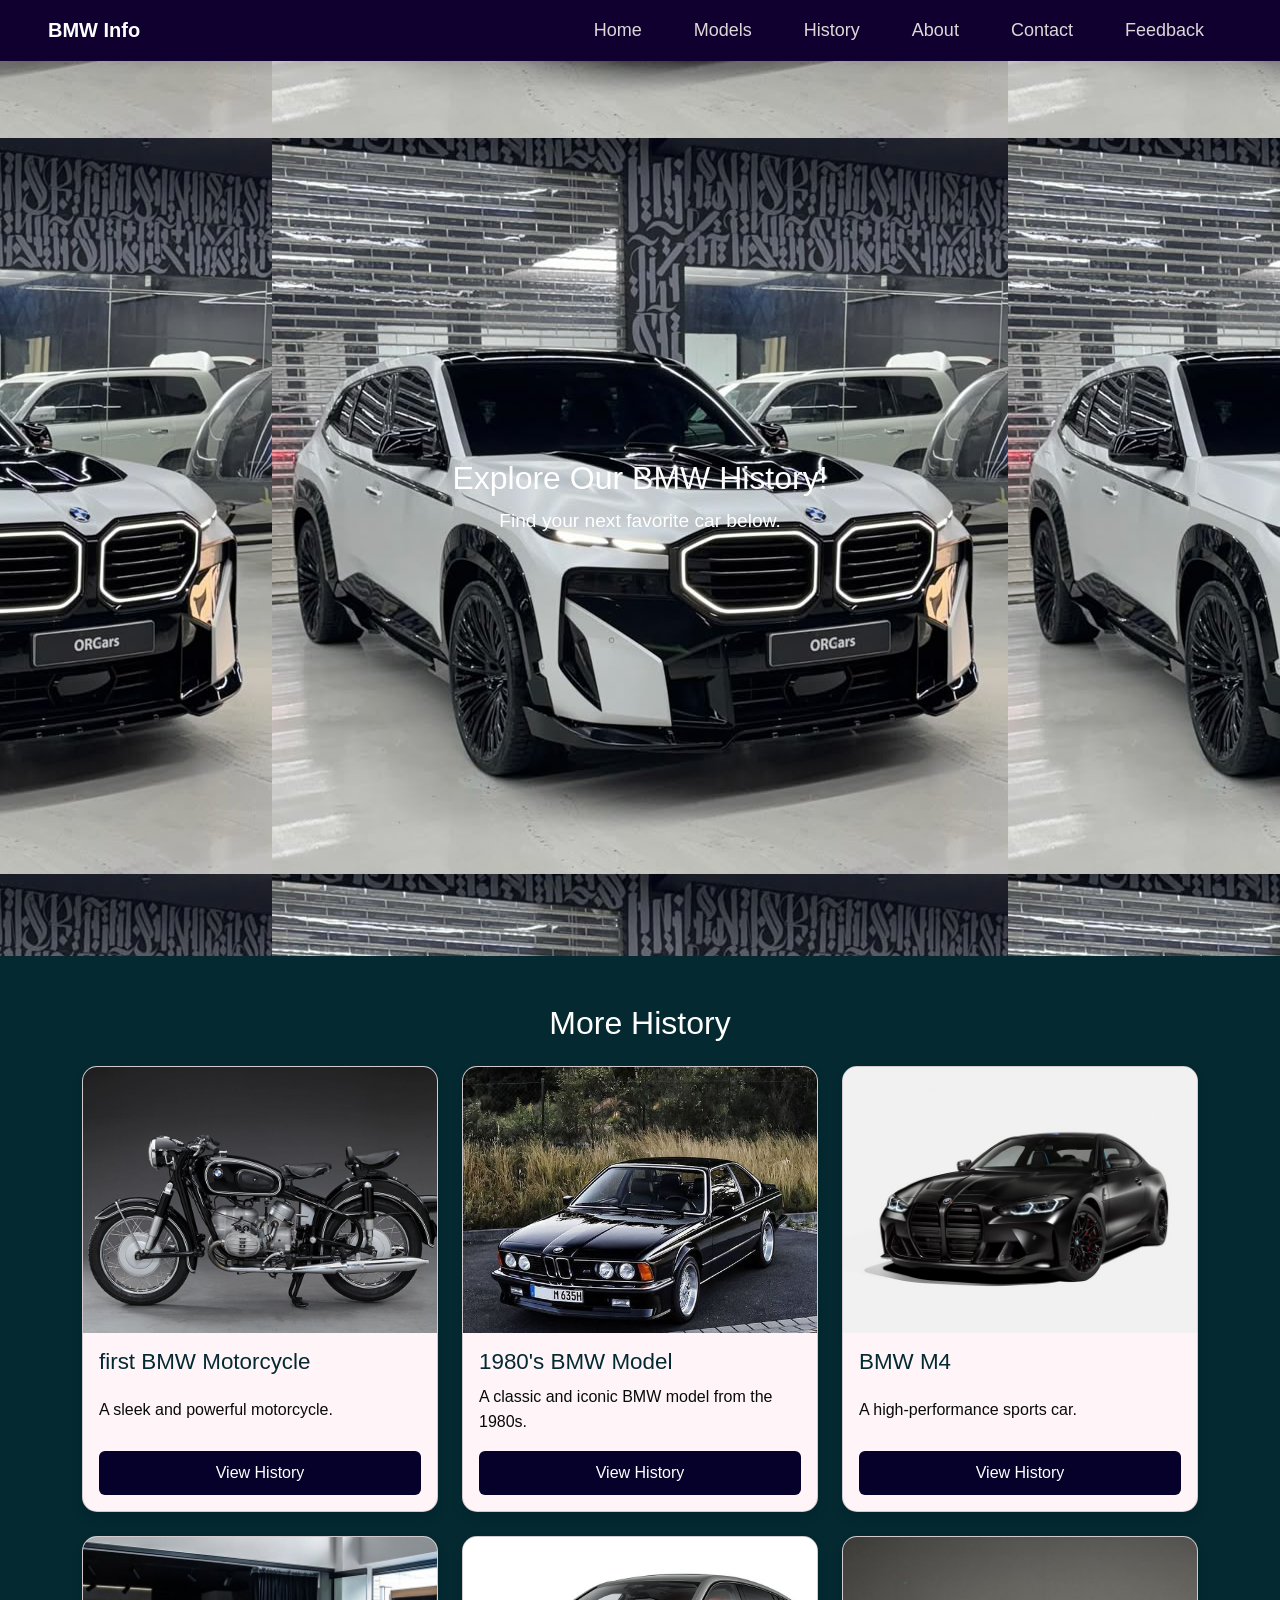
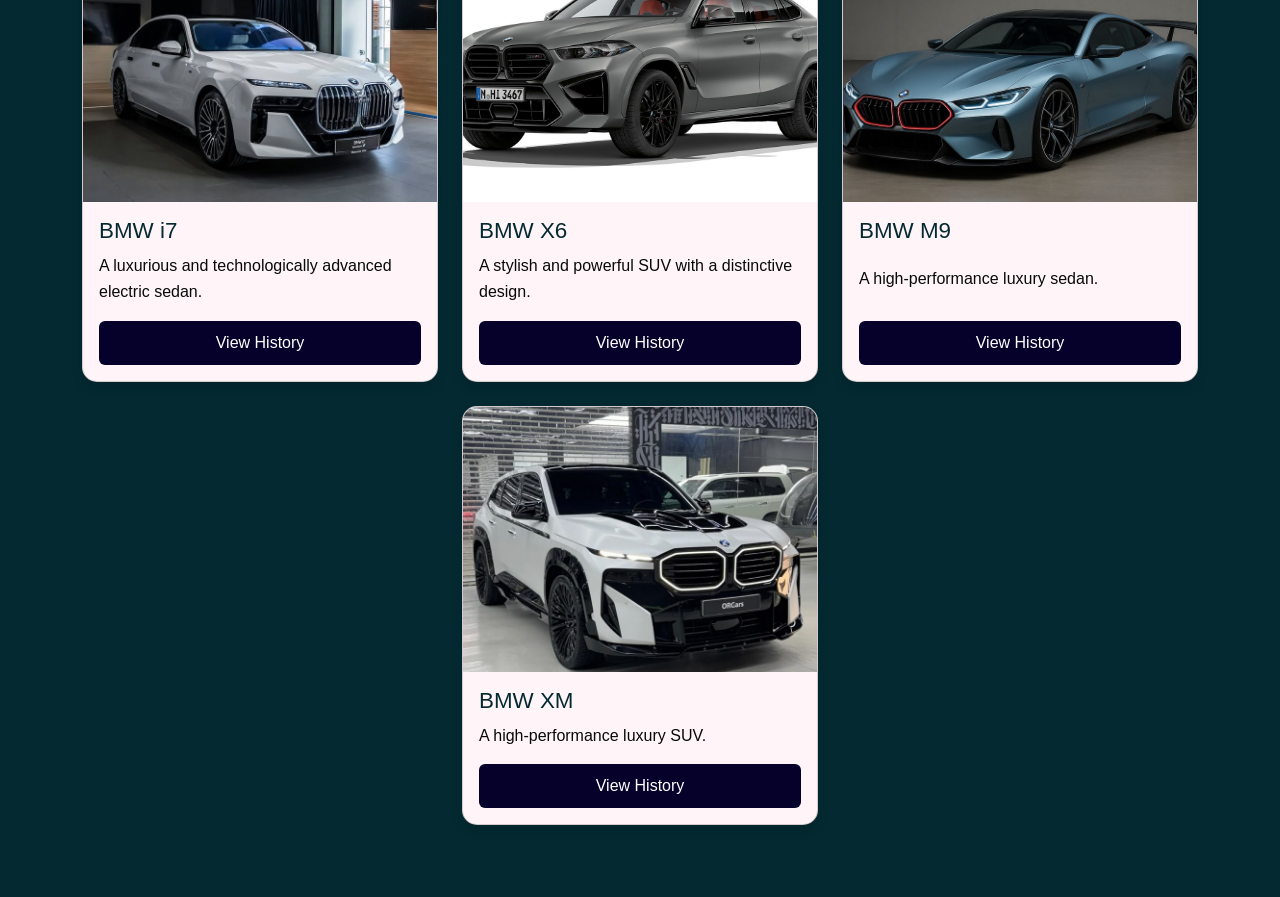
<file: history.html>
<!DOCTYPE html>
<html lang="en">
<head>
  <meta charset="UTF-8" />
  <meta name="viewport" content="width=device-width, initial-scale=1" />
  <link rel="icon" href="images/bmw-blue.jpg" type="image/jpeg" />
  <title>BMW Models</title>
  <link href="https://cdn.jsdelivr.net/npm/bootstrap@5.3.3/dist/css/bootstrap.min.css" rel="stylesheet" />
  <link rel="stylesheet" href="style.css" />
</head>

<body>
  <nav class="navbar navbar-expand-lg navbar-light px-5 fixed-top custom-navbar">
    <a class="navbar-brand" href="index.html">BMW Info</a>
    <button class="navbar-toggler" type="button" data-bs-toggle="collapse" data-bs-target="#navbarNav">
      <span class="navbar-toggler-icon"></span>
    </button>
    <div class="collapse navbar-collapse justify-content-end" id="navbarNav">
      <ul class="navbar-nav">
        <li class="nav-item"><a class="nav-link" href="index.html">Home</a></li>
        <li class="nav-item active"><a class="nav-link" href="models.html">Models</a></li>
        <li class="nav-item"><a class="nav-link" href="history.html">History</a></li>
       <li class="nav-item"><a class="nav-link" href="about.html">About</a></li> 
       <li class="nav-item"><a class="nav-link" href="contact.html">Contact</a></li>
        <li class="nav-item"><a class="nav-link" href="feedback.html">Feedback</a></li>
        
      </ul>
    </div>
  </nav>
  <header class="hero text-white text-center d-flex align-items-center" style="height: 100vh; background-image: url('images/bmw-xm.jpg'); background-size: fit; background-position: center; margin-top: 56px;">
     
   <div class="container">
      <h1 class="display-4">Explore Our BMW History!</h1>
      <p class="lead">Find your next favorite car below.</p>
    </div>
  </header>
   <section id="More-History" class="py-5">
  <div class="container">
    <h2 class="text-center mb-4">More History</h2>
    <div class="row justify-content-center">
      <div class="col-md-4 mb-4">
        <div class="card">
          <img src="images/motorcycle- introduction.jpg" class="card-img-top" alt="motorcycle-introduction" />
          <div class="card-body">
            <h5 class="card-title">first BMW Motorcycle</h5>
           <p class="card-text">A sleek and powerful motorcycle.</p>
            <button type="button" class="btn" data-bs-toggle="modal" data-bs-target="#modalmotorcycle">View History</button>
          </div>
        </div>
      </div>
      <div class="col-md-4 mb-4">
        <div class="card">
          <img src="images/1980's model.jpg" class="card-img-top" alt="1980's BMW Model" />
          <div class="card-body">
            <h5 class="card-title">1980's BMW Model</h5>
            <p class="card-text">A classic and iconic BMW model from the 1980s.</p>
            <button type="button" class="btn" data-bs-toggle="modal" data-bs-target="#modal1980'smodel">View History</button>
          </div>
        </div>
      </div>
      <div class="col-md-4 mb-4">
        <div class="card">
          <img src="images/bmw-m4.jpg" class="card-img-top" alt="BMW M4" />
          <div class="card-body">
            <h5 class="card-title">BMW M4</h5>
           <p class="card-text">A high-performance sports car.</p>
            <button type="button" class="btn" data-bs-toggle="modal" data-bs-target="#modalbmw-m4">View History</button>
          </div>
        </div>
      </div>
      <div class="col-md-4 mb-4">
        <div class="card">
          <img src="images/bmw-i7.jpg" class="card-img-top" alt="BMW i7" />
          <div class="card-body">
            <h5 class="card-title">BMW i7</h5>
             <p class="card-text">A luxurious and technologically advanced electric sedan.</p>
            <button type="button" class="btn" data-bs-toggle="modal" data-bs-target="#modalbmw-i7">View History</button>
          </div>
        </div>
      </div>
      <div class="col-md-4 mb-4">
        <div class="card">
          <img src="images/bmw-x6.jpg" class="card-img-top" alt="BMW X6" />
          <div class="card-body">
            <h5 class="card-title">BMW X6</h5>
            <p class="card-text">A stylish and powerful SUV with a distinctive design.</p>
            <button type="button" class="btn" data-bs-toggle="modal" data-bs-target="#modalbmw-x6">View History</button>
          </div>
        </div>
      </div> 
      <div class="col-md-4 mb-4">
        <div class="card">
          <img src="images/bmw-m9.jpg" class="card-img-top" alt="BMW M9" />
          <div class="card-body">
            <h5 class="card-title">BMW M9</h5>
            <p class="card-text">A high-performance luxury sedan.</p>
            <button type="button" class="btn" data-bs-toggle="modal" data-bs-target="#modalbmw-m9">View History</button>
          </div>
        </div>
      </div>
      <div class="col-md-4 mb-4">
        <div class="card">
          <img src="images/bmw-xm.jpg" class="card-img-top" alt="BMW XM" />
          <div class="card-body">
            <h5 class="card-title">BMW XM</h5>
            <p class="card-text">A high-performance luxury SUV.</p>
            <button type="button" class="btn" data-bs-toggle="modal" data-bs-target="#modalbmw-xm">View History</button>
          </div>
        </div>
      </div>
    </div>
  </div>
</section>
<div class="modal fade" id="modalmotorcycleintroduction" tabindex="-1" aria-labelledby="modalBMWMotorcycleIntroductionLabel" aria-hidden="true">
  <div class="modal-dialog modal-lg modal-dialog-centered">
    <div class="modal-content text-dark">
      <div class="modal-header">
        <h5 class="modal-title" id="modalmotorcycleintroductionLabel">BMW Motorcycle Introduction</h5>
        <button type="button" class="btn-close" data-bs-dismiss="modal" aria-label="Close"></button>
      </div>
      <div class="modal-body">
        <h6>Specifications:</h6>
 <h1>The First BMW Motorcycle</h1>

        <h2>Introduction</h2>
        <p>
            Bayerische Motoren Werke (BMW), a German company known today for luxury cars and motorcycles,
            originally began as an aircraft engine manufacturer in 1916. After World War I, restrictions
            on aircraft production forced the company to diversify its products.
        </p>

        <h2>The BMW R32 (1923)</h2>
        <p>
            The first motorcycle produced by BMW was the <strong>BMW R32</strong>, introduced in 1923.
            It was designed by engineer Max Friz and marked the beginning of BMW’s motorcycle legacy.
        </p>

        <h2>Key Features</h2>
        <ul>
            <li>494cc air-cooled flat-twin (boxer) engine</li>
            <li>Shaft drive instead of chain drive</li>
            <li>Top speed of approximately 95 km/h (59 mph)</li>
            <li>Reliable and clean drivetrain design</li>
        </ul>

        <h2>Innovation and Impact</h2>
        <p>
            The R32 introduced a unique horizontally opposed (boxer) engine layout combined with a shaft drive system.
            This design became a signature feature of BMW motorcycles and is still used in modern models.
        </p>

        <h2>Legacy</h2>
        <p>
            The success of the BMW R32 established BMW as a serious motorcycle manufacturer.
            It set the foundation for nearly a century of motorcycle innovation and engineering excellence.
        </p>
      </div>
      </div>
    </div>
  </div>
</div>
<div class="modal fade" id="modal1980'smodel" tabindex="-1" aria-labelledby="modal1980'smodelLabel" aria-hidden="true">
  <div class="modal-dialog modal-lg modal-dialog-centered">
    <div class="modal-content text-dark">
      <div class="modal-header">
        <h5 class="modal-title" id="modal1980'smodelLabel">1980's BMW Model Details</h5>
        <button type="button" class="btn-close" data-bs-dismiss="modal" aria-label="Close"></button>
      </div>
      <div class="modal-body">
         <h2>Introduction</h2>
        <p>
            By 1980, BMW had established itself as a leading motorcycle manufacturer known for durability
            and engineering innovation. That year marked the introduction of a groundbreaking new model.
        </p>

        <h2>The BMW R80 G/S (1980)</h2>
        <p>
            The BMW R80 G/S was launched in 1980 and is widely regarded as the world’s first modern dual-sport
            motorcycle. The name "G/S" stands for "Gelände/Straße," meaning off-road/street in German.
        </p>

        <h2>Key Features</h2>
        <ul>
            <li>797cc air-cooled flat-twin (boxer) engine</li>
            <li>Approximately 50 horsepower</li>
            <li>Lightweight frame compared to earlier touring models</li>
            <li>Monolever rear suspension system</li>
            <li>Shaft drive for durability and low maintenance</li>
        </ul>

        <h2>Innovation and Impact</h2>
        <p>
            The R80 G/S combined off-road capability with on-road comfort, creating an entirely new motorcycle category.
            It became the foundation of BMW’s GS lineup, which remains one of the most popular adventure motorcycle
            series in the world today.
        </p>

        <h2>Racing Success</h2>
        <p>
            The motorcycle gained international fame by winning the Paris-Dakar Rally multiple times in the early 1980s,
            proving its strength and versatility in extreme conditions.
        </p>

        <h2>Legacy</h2>
        <p>
            The BMW R80 G/S revolutionized motorcycle design and inspired the modern adventure bike segment.
            Today, BMW’s GS models continue to dominate long-distance and off-road touring markets.
        </p>
      </div>
     </div>
    </div>
  </div>
</div>
<div class="modal fade" id="modalbmwm4" tabindex="-1" aria-labelledby="modalBMWM4Label" aria-hidden="true">
  <div class="modal-dialog modal-lg modal-dialog-centered">
    <div class="modal-content text-dark">
      <div class="modal-header">
        <h5 class="modal-title" id="modalBMWM4Label">BMW M4 Model Details</h5>
        <button type="button" class="btn-close" data-bs-dismiss="modal" aria-label="Close"></button>
      </div>
      <div class="modal-body">
        <h6>Specifications:</h6>
                 <p>
            The BMW M4 is a high-performance sports coupe developed by BMW’s motorsport division.
            It represents the evolution of the iconic M3 coupe, combining luxury with track-ready performance.
        </p>

        <h2>Origins (2014)</h2>
        <p>
            The BMW M4 was first introduced in 2014 as part of BMW’s new naming strategy, where coupe models
            in the 3 Series lineup were rebranded as the 4 Series. The M4 replaced the M3 coupe while the M3
            name continued for the sedan version.
        </p>

        <h2>Key Features</h2>
        <ul>
            <li>3.0-liter twin-turbocharged inline-6 engine</li>
            <li>Rear-wheel drive (with optional all-wheel drive in newer models)</li>
            <li>Lightweight construction using carbon fiber components</li>
            <li>Advanced suspension and adaptive driving modes</li>
            <li>High-performance braking system</li>
        </ul>

        <h2>Generations</h2>
        <p>
            The first generation (F82/F83) debuted in 2014, followed by the second generation (G82/G83) in 2020.
            Each generation introduced improvements in power, handling, and technology.
        </p>

        <h2>Innovation and Performance</h2>
        <p>
            The M4 blends everyday usability with track-level performance. It features precise handling,
            rapid acceleration, and cutting-edge driver assistance technologies, making it one of the most
            versatile performance cars in its class.
        </p>

        <h2>Legacy</h2>
        <p>
            The BMW M4 continues the legacy of BMW’s M division, delivering high-performance vehicles that
            balance speed, comfort, and innovation. It remains a benchmark in the luxury sports coupe segment.
        </p>
       </div>
      </div>
    </div>
  </div>
</div>
<div class="modal fade" id="modalbmw-i7" tabindex="-1" aria-labelledby="modalBMWX6Label" aria-hidden="true">
  <div class="modal-dialog modal-lg modal-dialog-centered">
    <div class="modal-content text-dark">
      <div class="modal-header">
        <h5 class="modal-title" id="modalBMWX6Label">BMW X6 Model</h5>
        <button type="button" class="btn-close" data-bs-dismiss="modal" aria-label="Close"></button>
      </div>
      <div class="modal-body">  
<div class="modal fade" id="modalbmw-x6" tabindex="-1" aria-labelledby="modalBMWX6Label" aria-hidden="true">
  <div class="modal-dialog modal-lg modal-dialog-centered">
    <div class="modal-content text-dark">
      <div class="modal-header">
        <h5 class="modal-title" id="modalBMWX6Label">BMW X6 Model</h5>
        <button type="button" class="btn-close" data-bs-dismiss="modal" aria-label="Close"></button>
      </div>
      <div class="modal-body">
        <h6>Specifications:</h6>
       <p>
            The BMW i7 is a fully electric luxury sedan that represents BMW’s vision for the future of
            premium mobility. It combines advanced electric technology with high-end comfort and innovation.
        </p>

        <h2>Origins (2022)</h2>
        <p>
            The BMW i7 was introduced in 2022 as the electric version of the BMW 7 Series. It marked a major
            step in BMW’s transition toward electrification and sustainable transportation.
        </p>

        <h2>Key Features</h2>
        <ul>
            <li>Fully electric powertrain with dual motors (in xDrive models)</li>
            <li>Long driving range (over 500 km depending on configuration)</li>
            <li>Luxurious interior with premium materials</li>
            <li>31-inch rear theater display for passengers</li>
            <li>Advanced driver assistance and autonomous driving features</li>
        </ul>

        <h2>Innovation and Technology</h2>
        <p>
            The i7 showcases cutting-edge features such as a curved digital display, voice-controlled systems,
            and advanced connectivity. It also emphasizes sustainability through the use of recycled materials
            and efficient production methods.
        </p>

        <h2>Performance</h2>
        <p>
            Despite being a large luxury sedan, the i7 delivers smooth and powerful acceleration thanks to its
            electric motors. The instant torque provides a quiet yet dynamic driving experience.
        </p>

        <h2>Legacy</h2>
        <p>
            The BMW i7 represents the future direction of BMW’s flagship models, combining luxury with
            zero-emission driving. It stands as a symbol of innovation in the evolving electric vehicle market.
        </p>
       </div>
     </div>
   </div>
  </div>
<div class="modal fade" id="modalBMWM9" tabindex="-1" aria-labelledby="modalBMWM9Label" aria-hidden="true">
  <div class="modal-dialog modal-lg modal-dialog-centered">
    <div class="modal-content text-dark">
      <div class="modal-header">
        <h5 class="modal-title" id="modalBMWM9Label">BMW M9 Model</h5>
        <button type="button" class="btn-close" data-bs-dismiss="modal" aria-label="Close"></button>
      </div>
      <div class="modal-body">
        <h6>Specifications:</h6>
       <p>
            The BMW M9 is not an official production vehicle but a concept often imagined by designers
            and automotive enthusiasts. It represents what a top-tier BMW M performance car could look like.
        </p>

        <h2>Concept Origins</h2>
        <p>
            The idea of the M9 emerged from speculation about a successor or flagship model above the BMW M8.
            Designers have created digital concepts showcasing futuristic styling and extreme performance.
        </p>

        <h2>Hypothetical Features</h2>
        <ul>
            <li>High-performance hybrid or fully electric powertrain</li>
            <li>Aggressive aerodynamic design</li>
            <li>Lightweight materials such as carbon fiber</li>
            <li>Advanced autonomous driving capabilities</li>
            <li>Luxury interior with next-generation technology</li>
        </ul>

        <h2>Design Vision</h2>
        <p>
            Most M9 concepts feature a sleek coupe body, sharp LED lighting, and a bold front grille,
            blending futuristic aesthetics with BMW’s signature design language.
        </p>

        <h2>Reality Check</h2>
        <p>
            As of now, BMW has not confirmed any plans to produce a model named M9. The closest existing
            high-performance luxury coupe is the BMW M8.
        </p>

        <h2>Legacy and Influence</h2>
        <p>
            While the M9 does not exist as a real car, the concept reflects the direction of high-performance
            vehicles—combining speed, luxury, and electrification. It continues to inspire automotive design
            and discussions among enthusiasts worldwide.
        </p>
      </div>
    </div>
  </div>
</div>
<div class="modal fade" id="modalBMWXM" tabindex="-1" aria-labelledby="modalBMWXMLabel" aria-hidden="true">
  <div class="modal-dialog modal-lg modal-dialog-centered">
    <div class="modal-content text-dark">
      <div class="modal-header">
        <h5 class="modal-title" id="modalBMWXMLabel">BMW XM Model</h5>
        <button type="button" class="btn-close" data-bs-dismiss="modal" aria-label="Close"></button>
      </div>
      <div class="modal-body">
        <h6>Specifications:</h6>
        <p>
            The BMW XM was introduced in 2022 as the first standalone M model since the BMW M1.
            It was designed to showcase BMW’s shift toward hybrid performance technology.
        </p>

        <h2>Key Features</h2>
        <ul>
            <li>Plug-in hybrid powertrain combining a V8 engine with an electric motor</li>
            <li>High power output (over 600 horsepower, depending on variant)</li>
            <li>BMW xDrive all-wheel-drive system</li>
            <li>Distinctive bold exterior design with illuminated grille</li>
            <li>Luxurious interior with advanced digital displays</li>
        </ul>

        <h2>Innovation and Performance</h2>
        <p>
            The XM blends traditional M performance with modern electrification, offering both powerful acceleration
            and the ability to drive short distances on electric power alone. It reflects BMW’s move toward more
            sustainable high-performance vehicles.
        </p>

        <h2>Design and Identity</h2>
        <p>
            The XM features a unique and aggressive design, setting it apart from other BMW SUVs.
            Its styling emphasizes strength, luxury, and futuristic elements.
        </p>

        <h2>Legacy</h2>
        <p>
            As a standalone M model, the BMW XM represents a bold step in BMW’s performance lineup,
            combining innovation, luxury, and electrified power for the modern era.
        </p>
      </div>
    </div>
  </div>
</div>
   <footer class="bg-dark text-white text-center py-3">
    <p>&copy; 2025 BMW Info. All Rights Reserved.</p>
    <small>Made for car enthusiasts everywhere.</small>
  </footer>
  <script src="https://cdn.jsdelivr.net/npm/bootstrap@5.3.3/dist/js/bootstrap.bundle.min.js"></script>
</body>
</html>
</file>
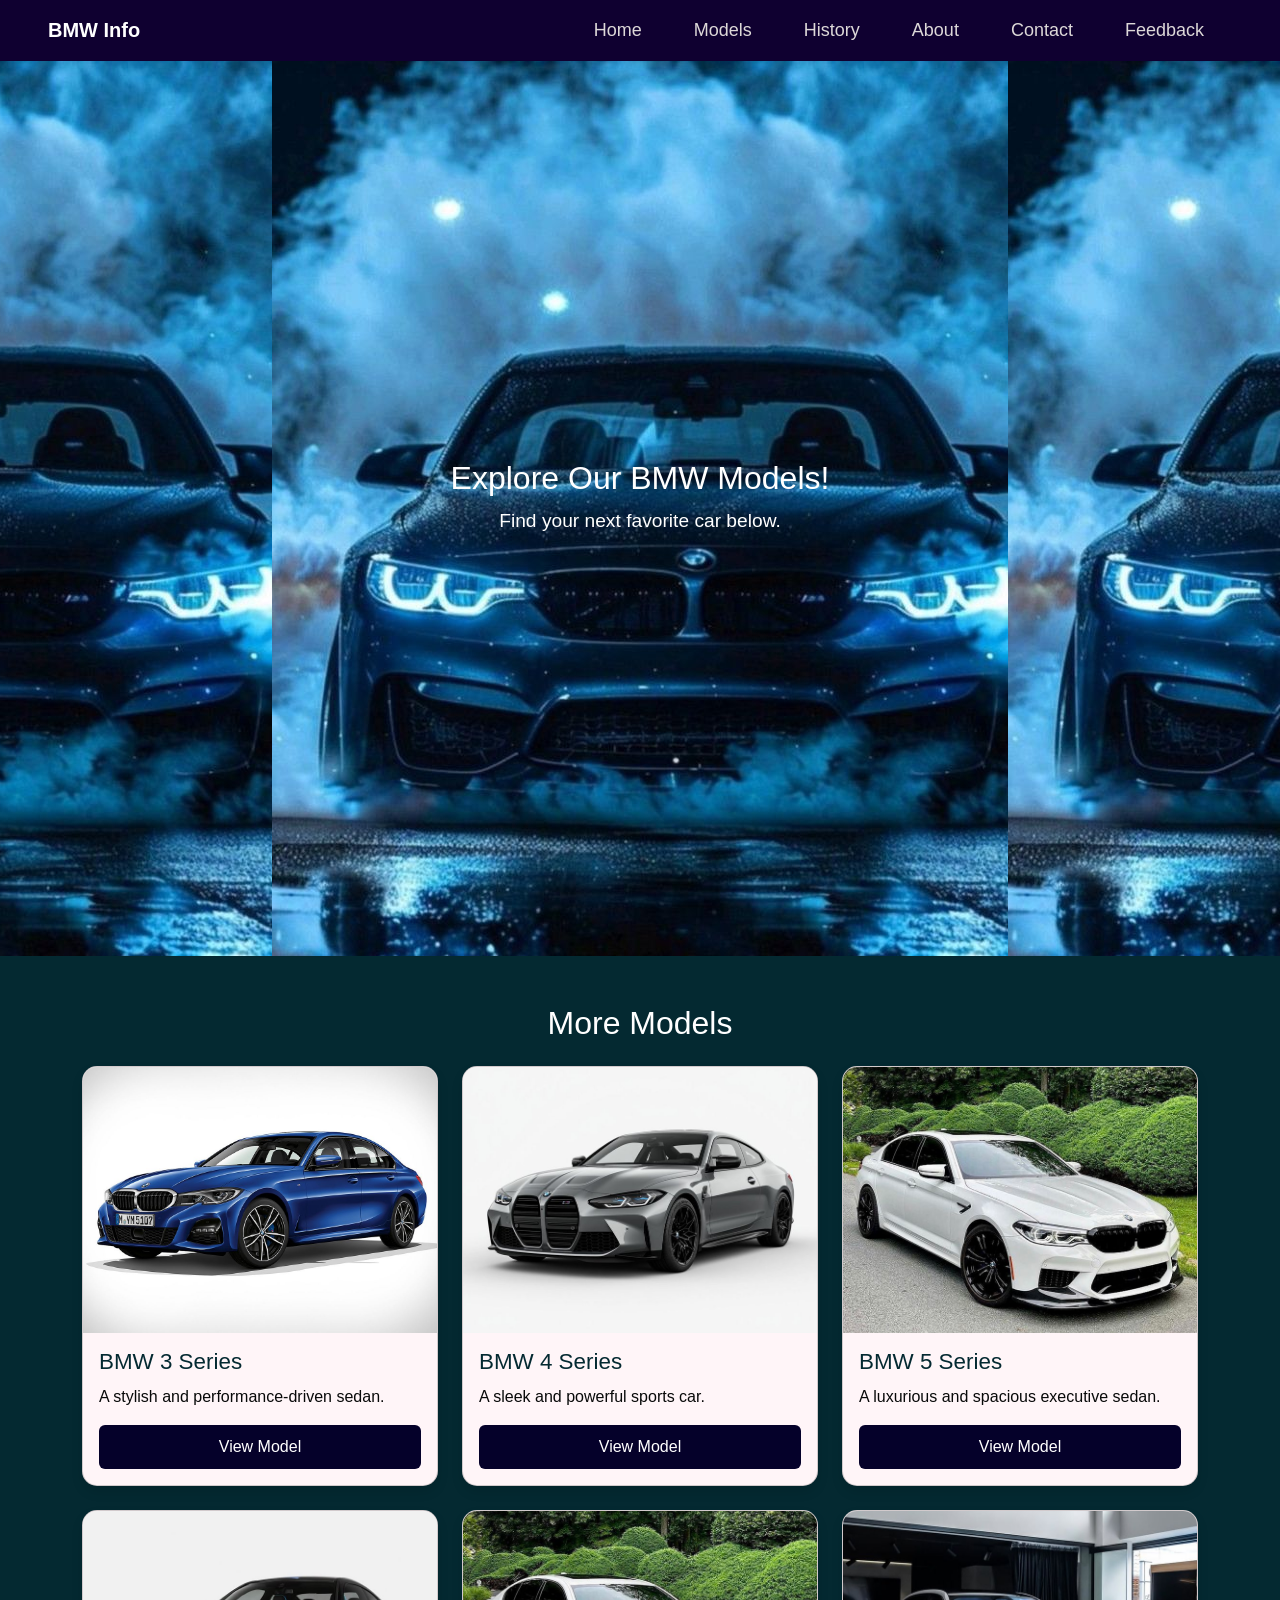
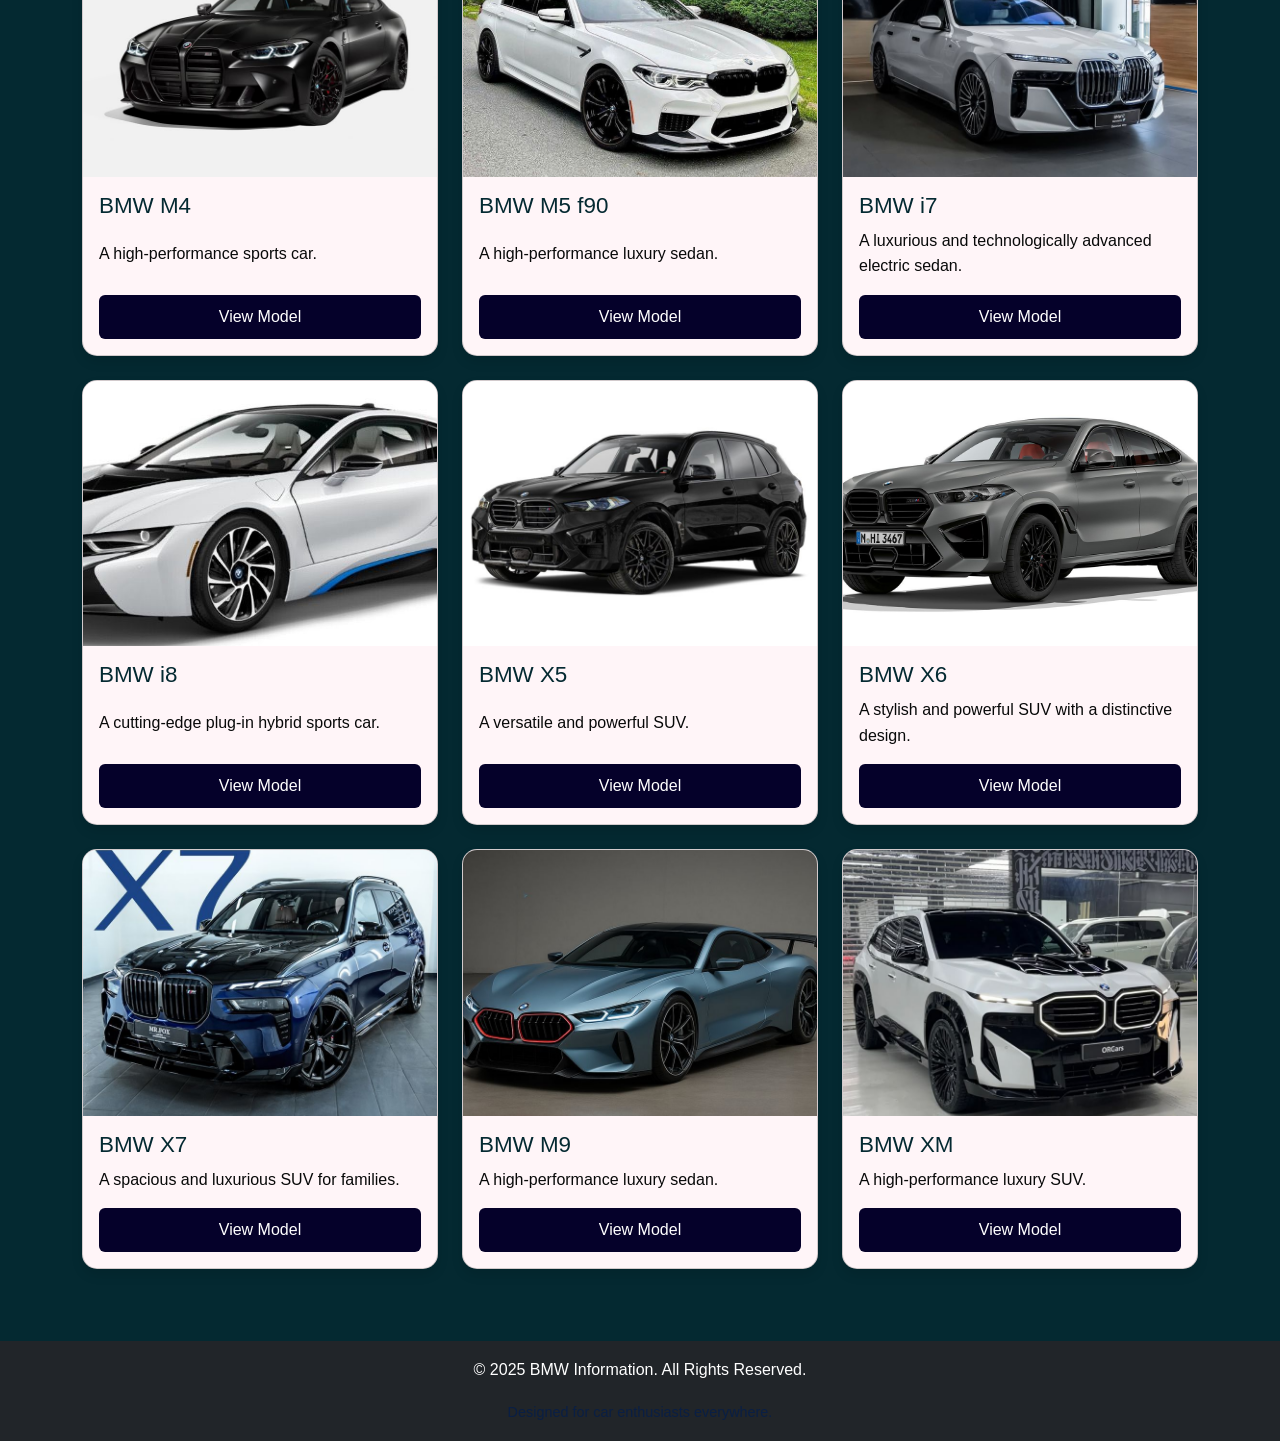
<file: models.html>
<!DOCTYPE html>
<html lang="en">
<head>
  <meta charset="UTF-8" />
  <meta name="viewport" content="width=device-width, initial-scale=1" />
  <link rel="icon" href="images/bmw-blue.jpg" type="image/jpeg" />
  <title>BMW Models</title>
  <link href="https://cdn.jsdelivr.net/npm/bootstrap@5.3.3/dist/css/bootstrap.min.css" rel="stylesheet" />
  <link rel="stylesheet" href="style.css" />
</head>

<body>
  <nav class="navbar navbar-expand-lg navbar-light px-5 fixed-top custom-navbar">
    <a class="navbar-brand" href="index.html">BMW Info</a>
    <button class="navbar-toggler" type="button" data-bs-toggle="collapse" data-bs-target="#navbarNav">
      <span class="navbar-toggler-icon"></span>
    </button>
    <div class="collapse navbar-collapse justify-content-end" id="navbarNav">
      <ul class="navbar-nav">
        <li class="nav-item"><a class="nav-link" href="index.html">Home</a></li>
        <li class="nav-item active"><a class="nav-link" href="models.html">Models</a></li>
        <li class="nav-item"><a class="nav-link" href="history.html">History</a></li>
       <li class="nav-item"><a class="nav-link" href="about.html">About</a></li> 
       <li class="nav-item"><a class="nav-link" href="contact.html">Contact</a></li>
        <li class="nav-item"><a class="nav-link" href="feedback.html">Feedback</a></li>
        
      </ul>
    </div>
  </nav>
  <header class="hero text-white text-center d-flex align-items-center" style="height: 100vh; background-image: url('images/bmw-blue.jpg'); background-size: fit; background-position: center; margin-top: 56px;">
     
   <div class="container">
      <h1 class="display-4">Explore Our BMW Models!</h1>
      <p class="lead">Find your next favorite car below.</p>
    </div>
  </header>
   <section id="More-Models" class="py-5">
  <div class="container">
    <h2 class="text-center mb-4">More Models</h2>
    <div class="row justify-content-center">
      <div class="col-md-4 mb-4">
        <div class="card">
          <img src="images/bmw-3-series.jpg" class="card-img-top" alt="BMW 3 Series" />
          <div class="card-body">
            <h5 class="card-title">BMW 3 Series</h5>
            <p class="card-text">A stylish and performance-driven sedan.</p>
            <button type="button" class="btn" data-bs-toggle="modal" data-bs-target="#modalBMW3Series">View Model</button>
          </div>
        </div>
      </div>
      <div class="col-md-4 mb-4">
        <div class="card">
          <img src="images/bmw-4-series.jpg" class="card-img-top" alt="BMW 4 Series" />
          <div class="card-body">
            <h5 class="card-title">BMW 4 Series</h5>
           <p class="card-text">A sleek and powerful sports car.</p>
            <button type="button" class="btn" data-bs-toggle="modal" data-bs-target="#modalBMW4Series">View Model</button>
          </div>
        </div>
      </div>
      <div class="col-md-4 mb-4">
        <div class="card">
          <img src="images/bmw-5-series.jpg" class="card-img-top" alt="BMW 5 Series" />
          <div class="card-body">
            <h5 class="card-title">BMW 5 Series</h5>
           <p class="card-text">A luxurious and spacious executive sedan.</p>
            <button type="button" class="btn" data-bs-toggle="modal" data-bs-target="#modalBMW5Series">View Model</button>
          </div>
        </div>
      </div>
      <div class="col-md-4 mb-4">
        <div class="card">
          <img src="images/bmw-m4.jpg" class="card-img-top" alt="BMW M4" />
          <div class="card-body">
            <h5 class="card-title">BMW M4</h5>
            <p class="card-text">A high-performance sports car.</p>
            <button type="button" class="btn" data-bs-toggle="modal" data-bs-target="#modalBMWM4">View Model</button>
          </div>
        </div>
      </div>
      <div class="col-md-4 mb-4">
        <div class="card">
          <img src="images/bmw-m5-f90.jpg" class="card-img-top" alt="BMW M5 f90" />
          <div class="card-body">
            <h5 class="card-title">BMW M5 f90</h5>
           <p class="card-text">A high-performance luxury sedan.</p>
            <button type="button" class="btn" data-bs-toggle="modal" data-bs-target="#modalBMWM5">View Model</button>
          </div>
        </div>
      </div>
      <div class="col-md-4 mb-4">
        <div class="card">
          <img src="images/bmw-i7.jpg" class="card-img-top" alt="BMW i7" />
          <div class="card-body">
            <h5 class="card-title">BMW i7</h5>
             <p class="card-text">A luxurious and technologically advanced electric sedan.</p>
            <button type="button" class="btn" data-bs-toggle="modal" data-bs-target="#modalBMWi7">View Model</button>
          </div>
        </div>
      </div>
      <div class="col-md-4 mb-4">
        <div class="card">
          <img src="images/bmw-i8.jpg" class="card-img-top" alt="BMW i8" />
          <div class="card-body">
            <h5 class="card-title">BMW i8</h5>
             <p class="card-text">A cutting-edge plug-in hybrid sports car.</p>
            <button type="button" class="btn" data-bs-toggle="modal" data-bs-target="#modalBMWi8">View Model</button>
          </div>
        </div>
      </div>
      <div class="col-md-4 mb-4">
        <div class="card">
          <img src="images/bmw-x5.jpg" class="card-img-top" alt="BMW X5" />
          <div class="card-body">
            <h5 class="card-title">BMW X5</h5>
            <p class="card-text">A versatile and powerful SUV.</p>
            <button type="button" class="btn" data-bs-toggle="modal" data-bs-target="#modalBMWX5">View Model</button>
          </div>
        </div>
      </div>
      <div class="col-md-4 mb-4">
        <div class="card">
          <img src="images/bmw-x6.jpg" class="card-img-top" alt="BMW X6" />
          <div class="card-body">
            <h5 class="card-title">BMW X6</h5>
            <p class="card-text">A stylish and powerful SUV with a distinctive design.</p>
            <button type="button" class="btn" data-bs-toggle="modal" data-bs-target="#modalBMWX6">View Model</button>
          </div>
        </div>
      </div>
      <div class="col-md-4 mb-4">
        <div class="card">
          <img src="images/bmw-x7.jpg" class="card-img-top" alt="BMW X7" />
          <div class="card-body">
            <h5 class="card-title">BMW X7</h5>
            <p class="card-text">A spacious and luxurious SUV for families.</p>
            <button type="button" class="btn" data-bs-toggle="modal" data-bs-target="#modalBMWX7">View Model</button>
          </div>
        </div>
      </div>
      <div class="col-md-4 mb-4">
        <div class="card">
          <img src="images/bmw-m9.jpg" class="card-img-top" alt="BMW M9" />
          <div class="card-body">
            <h5 class="card-title">BMW M9</h5>
            <p class="card-text">A high-performance luxury sedan.</p>
            <button type="button" class="btn" data-bs-toggle="modal" data-bs-target="#modalBMWM9">View Model</button>
          </div>
        </div>
      </div>
      <div class="col-md-4 mb-4">
        <div class="card">
          <img src="images/bmw-xm.jpg" class="card-img-top" alt="BMW XM" />
          <div class="card-body">
            <h5 class="card-title">BMW XM</h5>
            <p class="card-text">A high-performance luxury SUV.</p>
            <button type="button" class="btn" data-bs-toggle="modal" data-bs-target="#modalBMWXM">View Model</button>
          </div>
        </div>
      </div>

    </div>
  </div>
</section>
<div class="modal fade" id="modalBMW3Series" tabindex="-1" aria-labelledby="modalBMW3SeriesLabel" aria-hidden="true">
  <div class="modal-dialog modal-lg modal-dialog-centered">
    <div class="modal-content text-dark">
      <div class="modal-header">
        <h5 class="modal-title" id="modalBMW3SeriesLabel">BMW 3 Series Model Details</h5>
        <button type="button" class="btn-close" data-bs-dismiss="modal" aria-label="Close"></button>
      </div>
      <div class="modal-body">
        <h6>Specifications:</h6>
        <ul>
    <li><strong>Performance:</strong> Turbocharged engines, RWD/AWD options, smooth automatic transmission</li>
    <li><strong>Interior:</strong> Premium materials, digital display, comfortable seating for 5</li>
    <li><strong>Technology:</strong> iDrive system, Apple CarPlay, Android Auto, voice control</li>
    <li><strong>Safety:</strong> Adaptive cruise control, lane assist, blind-spot monitoring</li>
  </ul>

  <h2>Engine Options</h2>
  <ul>
    <li>318i / 320i – Efficient 4-cylinder turbo</li>
    <li>330i – More powerful 4-cylinder turbo</li>
    <li>M340i – High-performance 6-cylinder turbo</li>
    <li>330e – Plug-in hybrid option</li>
  </ul>

  <h2>Fuel Efficiency</h2>
  <p>
    The BMW 3 Series offers excellent fuel efficiency for a luxury sedan, 
    with hybrid models providing even lower fuel consumption and emissions.
  </p>

  <h2>Why Choose BMW 3 Series?</h2>
  <ul>
    <li>Sporty yet comfortable driving experience</li>
    <li>Strong resale value</li>
    <li>Advanced safety and technology</li>
    <li>Premium brand reputation</li>
  </ul>

  <h2>Competitors</h2>
  <ul>
    <li>Mercedes-Benz C-Class</li>
    <li>Audi A4</li>
    <li>Lexus IS</li>
  </ul>
        </ol>
      </div>
    </div>
  </div>
</div>
<div class="modal fade" id="modalBMW4Series" tabindex="-1" aria-labelledby="modalBMW4SeriesLabel" aria-hidden="true">
  <div class="modal-dialog modal-lg modal-dialog-centered">
    <div class="modal-content text-dark">
      <div class="modal-header">
        <h5 class="modal-title" id="modalBMW4SeriesLabel">BMW 4 Series Model Details</h5>
        <button type="button" class="btn-close" data-bs-dismiss="modal" aria-label="Close"></button>
      </div>
      <div class="modal-body">
        <h6>Specifications:</h6>
        <ul>
          <li><strong>Performance:</strong> Turbocharged engines, RWD/AWD options, smooth automatic transmission</li>
          <li><strong>Interior:</strong> Premium materials, digital display, comfortable seating for 5</li>
          <li><strong>Technology:</strong> iDrive system, Apple CarPlay, Android Auto, voice control</li>
          <li><strong>Safety:</strong> Adaptive cruise control, lane assist, blind-spot monitoring</li>
        </ul>

        <h2>Engine Options</h2>
        <ul>
          <li>418i / 420i – Efficient 4-cylinder turbo</li>
          <li>430i – More powerful 4-cylinder turbo</li>
          <li>M440i – High-performance 6-cylinder turbo</li>
          <li>430e – Plug-in hybrid option</li>
        </ul>

        <h2>Fuel Efficiency</h2>
        <p>
          The BMW 4 Series offers excellent fuel efficiency for a luxury coupe,
          with hybrid models providing even lower fuel consumption and emissions.
        </p>

        <h2>Why Choose BMW 4 Series?</h2>
        <ul>
          <li>Sporty yet comfortable driving experience</li>
          <li>Strong resale value</li>
          <li>Advanced safety and technology</li>
          <li>Premium brand reputation</li>
        </ul>

        <h2>Competitors</h2>
        <ul>
          <li>Mercedes-Benz C-Class</li>
          <li>Audi A4</li>
          <li>Lexus IS</li>
        </ul>
       </ol>
     </div>
    </div>
  </div>
</div>
<div class="modal fade" id="modalBMW5Series" tabindex="-1" aria-labelledby="modalBMW5SeriesLabel" aria-hidden="true">
  <div class="modal-dialog modal-lg modal-dialog-centered">
    <div class="modal-content text-dark">
      <div class="modal-header">
        <h5 class="modal-title" id="modalBMW5SeriesLabel">BMW 5 Series Model Details</h5>
        <button type="button" class="btn-close" data-bs-dismiss="modal" aria-label="Close"></button>
      </div>
      <div class="modal-body">
        <h6>Specifications:</h6>
         <ul>
    <li><strong>Performance:</strong> Turbocharged engines, smooth automatic transmission, RWD/AWD options</li>
    <li><strong>Comfort:</strong> Spacious cabin, premium materials, enhanced ride quality</li>
    <li><strong>Interior:</strong> Large digital displays, luxury finishes, ambient lighting</li>
    <li><strong>Technology:</strong> Latest iDrive system, Apple CarPlay, Android Auto, voice assistant</li>
    <li><strong>Safety:</strong> Adaptive cruise control, lane keeping assist, parking assist, 360° camera</li>
  </ul>

  <h2>Engine Options</h2>
  <ul>
    <li>520i – Efficient 4-cylinder turbo engine</li>
    <li>530i – More powerful 4-cylinder turbo</li>
    <li>540i – 6-cylinder turbo with mild hybrid technology</li>
    <li>550e – Plug-in hybrid option</li>
  </ul>

  <h2>Fuel Efficiency</h2>
  <p>
    The BMW 5 Series delivers solid fuel efficiency for its class, with hybrid 
    models offering improved economy and reduced emissions.
  </p>

  <h2>Why Choose BMW 5 Series?</h2>
  <ul>
    <li>Luxury and comfort for long-distance driving</li>
    <li>Advanced technology and driver assistance features</li>
    <li>Powerful yet smooth performance</li>
    <li>Spacious and executive-level interior</li>
  </ul>
        </ol>
      </div>
    </div>
  </div>
</div>
<div class="modal fade" id="modalBMWM4" tabindex="-1" aria-labelledby="modalBMWM4Label" aria-hidden="true">
  <div class="modal-dialog modal-lg modal-dialog-centered">
    <div class="modal-content text-dark">
      <div class="modal-header">
        <h5 class="modal-title" id="modalBMWM4Label">BMW M4 Model Details</h5>
        <button type="button" class="btn-close" data-bs-dismiss="modal" aria-label="Close"></button>
      </div>
      <div class="modal-body">
        <h6>Specifications:</h6>
         <ul>
    <li><strong>Performance:</strong> Twin-turbocharged inline-6 engine, exceptional acceleration, rear-wheel or all-wheel drive (xDrive)</li>
    <li><strong>Design:</strong> Bold kidney grille, aerodynamic body, sporty stance</li>
    <li><strong>Interior:</strong> M sport seats, premium materials, driver-focused cockpit</li>
    <li><strong>Technology:</strong> BMW iDrive system, digital cluster, performance tracking features</li>
    <li><strong>Safety:</strong> Advanced driver assistance systems, stability control, parking assist</li>
  </ul>

  <h2>Engine Options</h2>
  <ul>
    <li>M4 – 3.0L twin-turbo inline-6</li>
    <li>M4 Competition – Higher output version with enhanced performance</li>
    <li>M4 Competition xDrive – All-wheel drive for maximum traction and speed</li>
  </ul>

  <h2>Fuel Efficiency</h2>
  <p>
    The BMW M4 prioritizes performance, but still offers reasonable efficiency 
    for a high-performance sports car thanks to advanced engine technology.
  </p>

  <h2>Why Choose BMW M4?</h2>
  <ul>
    <li>Track-level performance and power</li>
    <li>Sharp handling and driving precision</li>
    <li>Aggressive and modern design</li>
    <li>Premium sports interior with advanced tech</li>
  </ul>
        </ol>
      </div>
    </div>
  </div>
</div>
<div class="modal fade" id="modalBMWM5" tabindex="-1" aria-labelledby="modalBMWM5Label" aria-hidden="true">
  <div class="modal-dialog modal-lg modal-dialog-centered">
    <div class="modal-content text-dark">
      <div class="modal-header">
        <h5 class="modal-title" id="modalBMWM5Label">BMW M5 Model Details</h5>
        <button type="button" class="btn-close" data-bs-dismiss="modal" aria-label="Close"></button>
      </div>
      <div class="modal-body">
        <h6>Specifications:</h6>
         <ul>
    <li><strong>Performance:</strong> Twin-turbocharged inline-6 engine, exceptional acceleration, rear-wheel or all-wheel drive (xDrive)</li>
    <li><strong>Design:</strong> Bold kidney grille, aerodynamic body, sporty stance</li>
    <li><strong>Interior:</strong> M sport seats, premium materials, driver-focused cockpit</li>
    <li><strong>Technology:</strong> BMW iDrive system, digital cluster, performance tracking features</li>
    <li><strong>Safety:</strong> Advanced driver assistance systems, stability control, parking assist</li>
  </ul>

  <h2>Engine Options</h2>
  <ul>
    <li>M5 – 3.0L twin-turbo inline-6</li>
    <li>M5 Competition – Higher output version with enhanced performance</li>
    <li>M5 Competition xDrive – All-wheel drive for maximum traction and speed</li>
  </ul>

  <h2>Fuel Efficiency</h2>
  <p>
    The BMW M5 prioritizes performance, but still offers reasonable efficiency 
    for a high-performance sports car thanks to advanced engine technology.
  </p>

  <h2>Why Choose BMW M5?</h2>
  <ul>
    <li>Track-level performance and power</li>
    <li>Sharp handling and driving precision</li>
    <li>Aggressive and modern design</li>
    <li>Premium sports interior with advanced tech</li>
  </ul>
        </ol>
      </div>
    </div>
  </div>
</div>
<div class="modal fade" id="modalBMWi7" tabindex="-1" aria-labelledby="modalBMWi7Label" aria-hidden="true">
  <div class="modal-dialog modal-lg modal-dialog-centered">
    <div class="modal-content text-dark">
      <div class="modal-header">
        <h5 class="modal-title" id="modalBMWi7Label">BMW i7 Model Details</h5>
        <button type="button" class="btn-close" data-bs-dismiss="modal" aria-label="Close"></button>
      </div>
      <div class="modal-body">
        <h6>Specifications:</h6>
       <ul>
    <li><strong>Performance:</strong> Fully electric drivetrain, instant torque, smooth and silent acceleration</li>
    <li><strong>Range:</strong> Long electric driving range suitable for daily and long-distance travel</li>
    <li><strong>Interior:</strong> Ultra-luxurious cabin, executive lounge seating, premium materials</li>
    <li><strong>Technology:</strong> BMW curved display, iDrive system, rear-seat entertainment screen</li>
    <li><strong>Safety:</strong> Advanced driver assistance systems, parking assistant, highway assist</li>
  </ul>

  <h2>Battery & Power</h2>
  <ul>
    <li>Dual electric motors (xDrive all-wheel drive)</li>
    <li>High-capacity battery pack</li>
    <li>Fast charging capability (DC fast charging supported)</li>
  </ul>

  <h2>Charging</h2>
  <p>
    The BMW i7 supports both home charging and public fast charging, allowing 
    drivers to recharge quickly and conveniently. Fast chargers can provide 
    significant range in a short time.
  </p>

  <h2>Why Choose BMW i7?</h2>
  <ul>
    <li>Fully electric with zero emissions</li>
    <li>Exceptional luxury and comfort</li>
    <li>Advanced digital and entertainment features</li>
    <li>Smooth and powerful electric performance</li>
  </ul>
        </ol>
      </div>
    </div>
  </div>
</div>
<div class="modal fade" id="modalBMWi8" tabindex="-1" aria-labelledby="modalBMWi8Label" aria-hidden="true">
  <div class="modal-dialog modal-lg modal-dialog-centered">
    <div class="modal-content text-dark">
      <div class="modal-header">
        <h5 class="modal-title" id="modalBMWi8Label">BMW i8 Model Details</h5>
        <button type="button" class="btn-close" data-bs-dismiss="modal" aria-label="Close"></button>
      </div>
      <div class="modal-body">
        <h6>Ingredients:</h6>
        <ul>
    <li><strong>Performance:</strong> Hybrid powertrain combining electric motor and turbocharged engine</li>
    <li><strong>Design:</strong> Futuristic styling, scissor doors, aerodynamic body</li>
    <li><strong>Interior:</strong> Premium materials, driver-focused cockpit, modern digital displays</li>
    <li><strong>Technology:</strong> BMW iDrive system, digital instrument cluster, eco driving modes</li>
    <li><strong>Efficiency:</strong> Electric-only driving capability for short distances</li>
  </ul>

  <h2>Engine & Powertrain</h2>
  <ul>
    <li>1.5L turbocharged 3-cylinder petrol engine</li>
    <li>Electric motor for additional power and efficiency</li>
    <li>Combined hybrid system delivering strong acceleration</li>
    <li>All-wheel drive through dual power sources</li>
  </ul>

  <h2>Fuel Efficiency</h2>
  <p>
    The BMW i8 offers impressive fuel efficiency thanks to its hybrid system, 
    allowing for reduced fuel consumption and lower emissions compared to 
    traditional sports cars.
  </p>

  <h2>Why Choose BMW i8?</h2>
  <ul>
    <li>Unique and futuristic design</li>
    <li>Combination of performance and efficiency</li>
    <li>Advanced hybrid technology</li>
    <li>Exclusive and eye-catching presence</li>
  </ul>

  <h2>Competitors</h2>
  <ul>
    <li>Audi R8 (entry-level comparison)</li>
    <li>Porsche 911</li>
    <li>Acura NSX</li>
  </ul>
        </ol>
      </div>
    </div>
  </div>
</div>
<div class="modal fade" id="modalBMWX5" tabindex="-1" aria-labelledby="modalBMWX5Label" aria-hidden="true">
  <div class="modal-dialog modal-lg modal-dialog-centered">
    <div class="modal-content text-dark">
      <div class="modal-header">
        <h5 class="modal-title" id="modalBMWX5Label">BMW X5 Model</h5>
        <button type="button" class="btn-close" data-bs-dismiss="modal" aria-label="Close"></button>
      </div>
      <div class="modal-body">
        <h6>Specifications:</h6>
      <ul>
    <li><strong>Performance:</strong> Turbocharged engines, smooth automatic transmission, xDrive all-wheel drive</li>
    <li><strong>Design:</strong> Bold SUV styling, muscular stance, signature kidney grille</li>
    <li><strong>Interior:</strong> Spacious cabin, high-quality materials, optional third-row seating</li>
    <li><strong>Technology:</strong> BMW iDrive system, curved display, Apple CarPlay, Android Auto</li>
    <li><strong>Safety:</strong> Adaptive cruise control, lane assist, parking assistant, 360° camera</li>
  </ul>

  <h2>Engine Options</h2>
  <ul>
    <li>xDrive40i – Turbocharged inline-6 engine</li>
    <li>xDrive50e – Plug-in hybrid with electric driving capability</li>
    <li>M60i – High-performance V8 engine</li>
  </ul>

  <h2>Fuel Efficiency</h2>
  <p>
    The BMW X5 delivers balanced fuel efficiency for an SUV, with hybrid models 
    offering improved economy and reduced emissions.
  </p>

  <h2>Why Choose BMW X5?</h2>
  <ul>
    <li>Luxury and comfort with SUV practicality</li>
    <li>Strong performance and towing capability</li>
    <li>Advanced technology and safety features</li>
    <li>Spacious interior for families and travel</li>
  </ul>
       </ol>
      </div>
    </div>
  </div>
</div>
<div class="modal fade" id="modalBMWX6" tabindex="-1" aria-labelledby="modalBMWX6Label" aria-hidden="true">
  <div class="modal-dialog modal-lg modal-dialog-centered">
    <div class="modal-content text-dark">
      <div class="modal-header">
        <h5 class="modal-title" id="modalBMWX6Label">BMW X6 Model</h5>
        <button type="button" class="btn-close" data-bs-dismiss="modal" aria-label="Close"></button>
      </div>
      <div class="modal-body">
        <h6>Specifications:</h6>
         <ul>
    <li><strong>Performance:</strong> Turbocharged engines, xDrive all-wheel drive, sport-tuned suspension</li>
    <li><strong>Design:</strong> Coupe-style roofline, aggressive stance, illuminated kidney grille</li>
    <li><strong>Interior:</strong> Premium materials, spacious cabin, driver-focused layout</li>
    <li><strong>Technology:</strong> BMW iDrive system, curved display, Apple CarPlay, Android Auto</li>
    <li><strong>Safety:</strong> Adaptive cruise control, lane assist, parking assistant, 360° camera</li>
  </ul>

  <h2>Engine Options</h2>
  <ul>
    <li>xDrive40i – Turbocharged inline-6 engine</li>
    <li>M60i – High-performance V8 engine</li>
  </ul>

  <h2>Fuel Efficiency</h2>
  <p>
    The BMW X6 offers balanced efficiency for a performance SUV, with modern 
    engine technology optimizing fuel consumption.
  </p>

  <h2>Why Choose BMW X6?</h2>
  <ul>
    <li>Sporty coupe design with SUV capability</li>
    <li>Powerful and dynamic driving experience</li>
    <li>Luxury interior with advanced features</li>
    <li>Unique and bold styling</li>
  </ul>
       </ol>
      </div>
    </div>
  </div>
</div>
<div class="modal fade" id="modalBMWX7" tabindex="-1" aria-labelledby="modalBMWX7Label" aria-hidden="true">
  <div class="modal-dialog modal-lg modal-dialog-centered">
    <div class="modal-content text-dark">
      <div class="modal-header">
        <h5 class="modal-title" id="modalBMWX7Label">BMW X7 Model</h5>
        <button type="button" class="btn-close" data-bs-dismiss="modal" aria-label="Close"></button>
      </div>
      <div class="modal-body">
        <h6>Specifications:</h6>
        <ul>
    <li><strong>Performance:</strong> Turbocharged engines, smooth automatic transmission, xDrive all-wheel drive</li>
    <li><strong>Design:</strong> Large and commanding presence, signature kidney grille, premium styling</li>
    <li><strong>Interior:</strong> Three-row seating, high-end materials, panoramic sunroof</li>
    <li><strong>Technology:</strong> BMW iDrive system, curved display, rear-seat entertainment options</li>
    <li><strong>Safety:</strong> Advanced driver assistance, parking assistant, highway assist</li>
  </ul>

  <h2>Engine Options</h2>
  <ul>
    <li>xDrive40i – Turbocharged inline-6 engine</li>
    <li>M60i – High-performance V8 engine</li>
  </ul>

  <h2>Fuel Efficiency</h2>
  <p>
    The BMW X7 balances performance with efficiency for a large luxury SUV, 
    offering smooth power delivery and modern fuel-saving technologies.
  </p>

  <h2>Why Choose BMW X7?</h2>
  <ul>
    <li>Spacious three-row luxury SUV</li>
    <li>Ideal for families and long-distance travel</li>
    <li>Advanced comfort and technology features</li>
    <li>Strong performance and smooth ride</li>
  </ul>
        </ol>
      </div>
    </div>
  </div>
</div>
<div class="modal fade" id="modalBMWM9" tabindex="-1" aria-labelledby="modalBMWM9Label" aria-hidden="true">
  <div class="modal-dialog modal-lg modal-dialog-centered">
    <div class="modal-content text-dark">
      <div class="modal-header">
        <h5 class="modal-title" id="modalBMWM9Label">BMW M9 Model</h5>
        <button type="button" class="btn-close" data-bs-dismiss="modal" aria-label="Close"></button>
      </div>
      <div class="modal-body">
        <h6>Specifications:</h6>
        <ul>
    <li><strong>Performance:</strong> Expected hybrid or fully electric high-output powertrain</li>
    <li><strong>Design:</strong> Futuristic styling, aggressive aerodynamics, bold presence</li>
    <li><strong>Interior:</strong> Ultra-luxury cabin with advanced digital interfaces</li>
    <li><strong>Technology:</strong> Next-gen BMW iDrive, AI-assisted driving features</li>
    <li><strong>Innovation:</strong> Focus on sustainability and high-performance engineering</li>
  </ul>

  <h2>Expected Specifications</h2>
  <ul>
    <li>High-performance hybrid or electric system</li>
    <li>All-wheel drive (xDrive)</li>
    <li>Track-ready performance with luxury comfort</li>
  </ul>

  <h2>Why Choose BMW M9?</h2>
  <ul>
    <li>Future-focused performance and design</li>
    <li>Ultimate luxury combined with M power</li>
    <li>Exclusive and concept-level innovation</li>
    <li>Flagship performance sedan experience</li>
  </ul>
        </ol>
      </div>
    </div>
  </div>
</div>
<div class="modal fade" id="modalBMWXM" tabindex="-1" aria-labelledby="modalBMWXMLabel" aria-hidden="true">
  <div class="modal-dialog modal-lg modal-dialog-centered">
    <div class="modal-content text-dark">
      <div class="modal-header">
        <h5 class="modal-title" id="modalBMWXMLabel">BMW XM Model</h5>
        <button type="button" class="btn-close" data-bs-dismiss="modal" aria-label="Close"></button>
      </div>
      <div class="modal-body">
        <h6>Specifications:</h6>
        <ul>
    <li><strong>Performance:</strong> Plug-in hybrid V8 engine with electric motor for extreme power</li>
    <li><strong>Design:</strong> Aggressive styling, illuminated kidney grille, bold SUV presence</li>
    <li><strong>Interior:</strong> Luxury materials, ambient lighting, spacious cabin</li>
    <li><strong>Technology:</strong> BMW iDrive system, curved display, advanced digital features</li>
    <li><strong>Efficiency:</strong> Electric-only driving capability for short distances</li>
  </ul>

  <h2>Engine & Powertrain</h2>
  <ul>
    <li>4.4L twin-turbo V8 engine</li>
    <li>Electric motor integrated for hybrid performance</li>
    <li>All-wheel drive (xDrive)</li>
    <li>High combined power output for maximum performance</li>
  </ul>

  <h2>Fuel Efficiency</h2>
  <p>
    The BMW XM balances high performance with improved efficiency through its 
    hybrid system, reducing fuel consumption compared to traditional V8 SUVs.
  </p>

  <h2>Why Choose BMW XM?</h2>
  <ul>
    <li>One of BMW’s most powerful SUVs</li>
    <li>Combination of luxury and extreme performance</li>
    <li>Unique and bold design</li>
    <li>Advanced hybrid technology</li>
  </ul>
       </ol>
      </div>
    </div>
  </div>
</div>
  <footer class="bg-dark text-white text-center py-3">
    <p>&copy; 2025 BMW Information. All Rights Reserved.</p>
    <small>Designed for car enthusiasts everywhere.</small>
  </footer>
  <script src="https://cdn.jsdelivr.net/npm/bootstrap@5.3.3/dist/js/bootstrap.bundle.min.js"></script>
</body>
</html>
</file>
<file: style.css>
* {
  margin: 0;
  padding: 0;
  box-sizing: border-box;
}

body {
  font-family: Arial, sans-serif;
  line-height: 1.6;
  background-color:#042931;
  color:#ffffff;
}

/* NAVBAR */
.custom-navbar {
  background-color: #0f0030 !important;
  box-shadow: 0 2px 12px rgba(0, 0, 0, 0.1);
 font-weight: 600;
}

.custom-navbar .navbar-brand {
  color: #ffffff;
  font-weight: bold;
}

.custom-navbar .navbar-nav .nav-link {
  color: #cfd6e6;
  margin-right: 20px;
  font-size: 18px;
}

.custom-navbar .navbar-nav .nav-link:hover {
  color: #1c69d4;
}

/* FEEDBACK */
#feedback {
  background-color: #65b4d5;
  padding: 50px 0;
}

.testimonial {
  padding: 20px;
  background-color: #eef2f7;
  border-radius: 15px;
  box-shadow: 0 4px 15px rgba(0, 0, 0, 0.15);
  margin: 20px;
  transition: all 0.3s ease;
  position: relative;
  overflow: hidden;
}

.testimonial::before {
  content: "";
  position: absolute;
  width: 100%;
  height: 100%;
  top: 0;
  left: 0;
  background: linear-gradient(135deg, #6e98ce, #6e98ce);
  opacity: 0;
  transition: opacity 0.3s ease;
}

.testimonial:hover::before {
  opacity: 0.5;
}

.testimonial:hover {
  transform: translateY(-5px);
  box-shadow: 0 8px 20px rgba(0, 0, 0, 0.25);
}


.testimonial p {
  font-size: 1.1rem;
  font-style: italic;
  color: #1b1329;
}

.testimonial .font-weight-bold {
  margin-top: 10px;
  font-size: 1.2rem;
  color: #1b1329;
}
#about {
  padding: 60px 0;
  background-color: #F4F8FB; /* soft light blue background */
  text-align: center;
}

#about h2 {
  font-size: 2.5rem;
  margin-bottom: 20px;
  color: #0B3C5D; /* strong professional blue */
}

#about p {
  font-size: 1.2rem;
  margin-bottom: 30px;
  color: #1A1A1A; /* readable dark text */
  max-width: 700px;
  margin-left: auto;
  margin-right: auto;
}

#about .btn {
  background-color: #1D70B8; /* brighter blue */
  color: #FFFFFF;
  padding: 12px 30px;
  border-radius: 25px;
  transition: all 0.3s ease;
  text-decoration: none;
}

#about .btn:hover {
  background-color: #0B3C5D; /* darker on hover */
}
.hero-video {
    position: relative;
    height: 80vh;
    overflow: hidden;
}

.hero-bg {
    position: absolute;
    width: 100%;
    height: 100%;
    object-fit: cover;
}

.hero-overlay {
    position: absolute;
    width: 100%;
    height: 100%;
    background: rgba(0,0,0,0.6);
}

.hero-text {
    position: relative;
    z-index: 2;
    color: white;
    text-align: center;
    top: 50%;
    transform: translateY(-50%);
}

.hero-title {
    font-size: 70px;
    letter-spacing: 4px;
    animation: fadeDown 2s ease;
}

.hero-subtitle {
    font-size: 24px;
    margin-bottom: 20px;
    animation: fadeUp 2s ease;
}

@keyframes fadeDown {
    from {
        opacity: 0;
        transform: translateY(-40px);
    }
    to {
        opacity: 1;
        transform: translateY(0);
    }
}

@keyframes fadeUp {
    from {
        opacity: 0;
        transform: translateY(40px);
    }
    to {
        opacity: 1;
        transform: translateY(0);
    }
}

#loader {
    position: fixed;
    width: 100%;
    height: 100%;
    background: #000;
    display: flex;
    justify-content: center;
    align-items: center;
    z-index: 9999;
}

.spinner {
    width: 60px;
    height: 60px;
    border: 6px solid #333;
    border-top: 6px solid #00bfff;
    border-radius: 50%;
    animation: spin 1s linear infinite;
}

@keyframes spin {
    100% { transform: rotate(360deg); }
}
.carousel img{
height:500px;
object-fit:cover;
border-radius:15px;
}

.carousel-caption{
background:rgba(0,0,0,0.5);
border-radius:10px;
padding:10px;
}

footer {
  background-color: #0a1f44;
  color: #ffffff;
  padding: 20px 0;
}

footer p {
  font-size: 1rem;
}

footer small {
  font-size: 0.9rem;
  color: #0a1f44;
}


  .hero .display-4 {
    font-size: 2rem;
  }

  .hero .lead {
    font-size: 1.2rem;
  }

  .card-title {
    font-size: 1.2rem;
  }

  .testimonial p {
    font-size: 1rem;
  }

  .testimonial .font-weight-bold {
    font-size: 1rem;
  }

.about-card {
  background-color: #ffffff;
  padding: 40px;
  border-radius: 15px;
  box-shadow: 0 4px 15px rgba(0, 0, 0, 0.2);
  text-align: center;
  max-width: 600px;
  position: relative;
  transition: all 0.3s ease;
  transform: scale(1);
}

.about-card:hover {
  transform: scale(1.05);
}

.about-card::before {
  content: '';
  position: absolute;
  top: -10px;
  right: -10px;
  width: 50px;
  height: 50px;
  background-color: #e4d7fc;
  border-radius: 50%;
  z-index: -1;
  opacity: 0.5;
}

.about-card h1 {
  font-size: 2.5rem;
  font-weight: bold;
  color: #d8d5e4;
  margin-bottom: 15px;
}

.about-card p {
  font-size: 1.3rem;
  color: #e2e1ea;
  margin-bottom: 20px;
}


.mission-section {
  background: linear-gradient(180deg, #05639a, #05639a); 
  padding: 60px 0;
}

.section-title {
  font-size: 2.1rem;
  margin-bottom: 30px;
  color: #ffffff;
}


.mission-section p {
  font-size: 1.3rem;
  color: #061c3c;
  max-width: 800px;
  margin: 0 auto 40px auto;
  line-height: 1.6;
}

.value-card {
  border-radius: 15px;
  transition: all 0.3s ease;
  height: 100%;
}

.value-card h5 {
  font-size: 1.3rem;
  font-weight: 600;
  margin-bottom: 15px;
}

.value-card p {
  font-size: 1rem;
  color: #333;
  line-height: 1.6;
}

.value-card:hover {
  transform: translateY(-8px);
  box-shadow: 0 10px 25px rgba(0, 0, 0, 0.1);
}

/* Soft pastel backgrounds */
.pastel-pink {
  background-color: #ffe6ea;
}

.pastel-blue {
  background-color: #e6f0ff;
}

.pastel-green {
  background-color: #e6f7f0;
}
.team-section {
 background-color:#042931;
 padding: 60px 0;
}

.team-section .section-title {
  color: #ffffff;
}

.team-info h5 {
  color: #ffffff;
}

.team-info p {
  color: #ffffff;
}

.btn-get-started {
  background-color: #1156d5; 
  color: #ffffff;
  padding: 12px 25px;
  font-size: 1.2rem;
  border-radius: 25px;
  text-decoration: none;
  transition: all 0.3s ease;
  border: 1px solid #ccc;
}

.btn-get-started:hover {
  background-color: #949494; 
  color: #fff;
  transform: scale(1.05);
}

.contact-section {
  background-image: url('images/bmw-logo.jpg'); 
  background-size: cover;         
  background-position: center;    
  border-radius: 10px;
  box-shadow: 0 4px 12px rgba(0, 0, 0, 0.1);
  padding: 50px 0;
  color: #ffffff;                 
}


.section-title {
  font-size: 2.5rem;
  font-weight: bold;
  color:rgb(3, 15, 92);
  margin-bottom: 20px;
}

.contact-info .bubble {
  background-color: #c4c4c4aa;
  padding: 15px;
  border-radius: 8px;
  margin-bottom: 15px;
  box-shadow: 0 2px 8px rgba(0, 0, 0, 0.1);
}

.contact-info h4 {
  color: #000000;
  margin-bottom: 5px;
}


.social-icons {
  display: flex;
  gap: 15px;
  margin-top: 10px;
}

.social-icons a {
  color: #333;
  font-size: 2.2rem;
  transition: color 0.3s ease;
}

.social-icons a:hover {
  color: #c0d6f6;
}




@media (max-width: 768px) {
  .contact-section {
    padding: 20px;
  }

  .section-title {
    font-size: 2rem;
  }

  .social-icons a {
    font-size: 1.8rem;
  }
}



.nav-link {
  color: #ddd8d8 !important;
  font-size: 16px;
  margin-right: 20px;
  font-weight: 500;
  transition: color 0.3s;
}

.nav-link:hover {
  color: #134a85 !important;
  text-decoration: underline;
}

.feedback-section {
  background-image: url('images/bmw-inspo.jpg');
  background-size: fit;
  background-position: center;
  border-radius: 15px;
  box-shadow: 0 6px 20px rgba(0, 0, 0, 0.15);
  padding: 70px;
  margin-top: 50px;
  color: #e6e8ee;
  display: flex;
  align-items: flex-start;
}

.feedback-background {
  background-image: url('images/bmw-inspo.jpg'); 
  background-size: cover;
  background-position: center;
  display: flex;
  justify-content: flex-end; 
  padding: 20px;
  border-radius: 15px;
  box-shadow: 0 6px 20px rgba(0, 0, 0, 0.15);
  margin-top: 20px;
}


.feedback-form {
  background-color: rgba(242, 234, 234, 0.447); 
  backdrop-filter: blur(3px); 
  padding: 20px;
  border-radius: 10px;
  width: 400px;
}


.feedback-form input,
.feedback-form textarea {
  width: 100%;
  padding: 15px;
  border: 1px solid #0e0c0c;
  border-radius: 8px;
  margin-bottom: 15px;
  background-color: rgba(231, 229, 229, 0.5);
}


.feedback-form button {
  background-color: #223985;
  color: #fff;
  border: none;
  padding: 15px 25px;
  border-radius: 10px;
  cursor: pointer;
  transition: background-color 0.3s ease, transform 0.3s ease;
}

.feedback-form button:hover {
  background-color: #1f0644;
  transform: translateY(-2px);
}

.feedback-form button:active {
  transform: translateY(2px);
}



.footer {
  background-color: #010122;
  color: #fff;
  padding: 50px 0;
  margin-top: 70px;
}

.footer p {
  margin: 0;
  font-size: 16px;
  text-align: center;
}

.footer p:nth-child(2) {
  font-style: italic;
  color: #a8a1a0;
  margin-top: 10px;
}


@media (max-width: 768px) {
  .feedback-section {
    padding: 30px;
  }
  .section-title {
    font-size: 2.2rem;
  }

  .feedback-info h4 {
    font-size: 1.5rem;
  }

  .feedback-form button {
    font-size: 1.2rem;
  }
  .feedback-form input,
  .feedback-form textarea {
    font-size: 1rem;
  }
}



.custom-navbar .nav-link {
  color: #7b3f00;
  font-size: 1.1rem;
  margin-left: 1rem;
  transition: color 0.3s ease;
}

.custom-navbar .nav-link:hover,
.custom-navbar .nav-link.active {
  color: #030655; 
}


.hero {
  background-color: rgba(255, 214, 232, 0.6); 
  position: relative;
}

.card {
  position: relative;
  height: 100%;
  display: flex;
  flex-direction: column;
  overflow: hidden;
  border-radius: 15px;
  box-shadow: 0 6px 12px rgba(0,0,0,0.1);
  transition: transform 0.3s ease, box-shadow 0.3s ease;
  background-color: #fff5f8; 
}


.card:hover {
  transform: translateY(-8px);
  box-shadow: 0 12px 20px rgba(0,0,0,0.15);
}

.card-img-top {
  width: 100%;
  height: auto;
  aspect-ratio: 4 / 3; 
  object-fit: cover;
  transition: transform 0.3s ease;
}

.card:hover .card-img-top {
  transform: scale(1.05);
}


.card-hover-info {
  position: absolute;
  bottom: 0;
  left: 0;
  width: 100%;
  background: rgba(255, 255, 255, 0.95);
  padding: 1rem;
  opacity: 0;
  transform: translateY(100%);
  transition: all 0.4s ease;
  z-index: 2;
}


.card:hover .card-hover-info {
  opacity: 1;
  transform: translateY(0);
}


.card-body {
  position: relative;
  z-index: 1;
  background: transparent;
  padding: 1rem;
  display: flex;
  flex-direction: column;
  justify-content: space-between;
}

.card-title {
  font-size: 1.4rem;
  color: #042931; 
  margin-bottom: 0.5rem;
}



.card-text {
  font-size: 1rem;
  color: #080909;
}


.card .btn {
  padding: 10px 20px;
  background-color: #05012a;
  border: none;
  color: #ffffff;
  transition: background-color 0.3s ease;
}

.card .btn:hover {
  background-color: #110133; 
}


@media (max-width: 575.98px) {
  .col-md-4 {
    flex: 0 0 100%;
    max-width: 100%;
  }

  .card-img-top {
    aspect-ratio: 1 / 1; 
  }
}

@media (min-width: 576px) and (max-width: 767.98px) {
  .col-md-4 {
    flex: 0 0 50%;
    max-width: 50%;
  }
}

@media (min-width: 768px) and (max-width: 991.98px) {
  .col-md-4 {
    flex: 0 0 33.3333%;
    max-width: 33.3333%;
  }

}
.modal-content {
  background-color: #73c8f0;
  border-radius: 25px;
  color: #4a3a1a;
  font-family: 'Georgia', serif;
  padding: 2rem 3rem;
  box-shadow: 0 20px 60px rgba(0, 0, 0, 0.2);
}
.modal-header {
  border-bottom: 3px solid #5c3d3d;
  padding-bottom: 0.75rem;
}
.modal-title {
  font-weight: 900;
  font-size: 2rem;
  color: #4a3a1a;
  letter-spacing: 0.05em;
}
.modal-body h1 {
  font-size: 2rem;
  margin-bottom: 1rem;
  color: #2c1a00;
}

.modal-body h2 {
  font-size: 1.5rem;
  margin-top: 1rem;
  color: #3b2a10;
}

.modal-body h3 {
  font-size: 1.2rem;
  margin-top: 0.8rem;
}

.modal-body ul {
  margin-left: 20px;
  margin-bottom: 1rem;
}

.modal-body p {
  margin-bottom: 1rem;
}

.history-hero {
  background-image: url('images/bmw-xm.jpg');
  background-size: cover;
  background-position: center;
  height: 60vh;
  display: flex;
  justify-content: center;
  align-items: center;
}
.history-card {
  background-color: rgba(255, 255, 255, 0.8);
  padding: 30px;
  border-radius: 15px;
  box-shadow: 0 6px 20px rgba(0, 0, 0, 0.15);
  text-align: center;
}
.history-card h1 {
  font-size: 2.5rem;
  font-weight: bold;
  color: #333;
  margin-bottom: 15px;
}
.history-card p {
  font-size: 1.2rem;
  color: #555;
  margin-bottom: 20px;
}

body, nav, img {
  margin: 0;
  padding: 0;
}
img {
  display: block;
}
</file>
